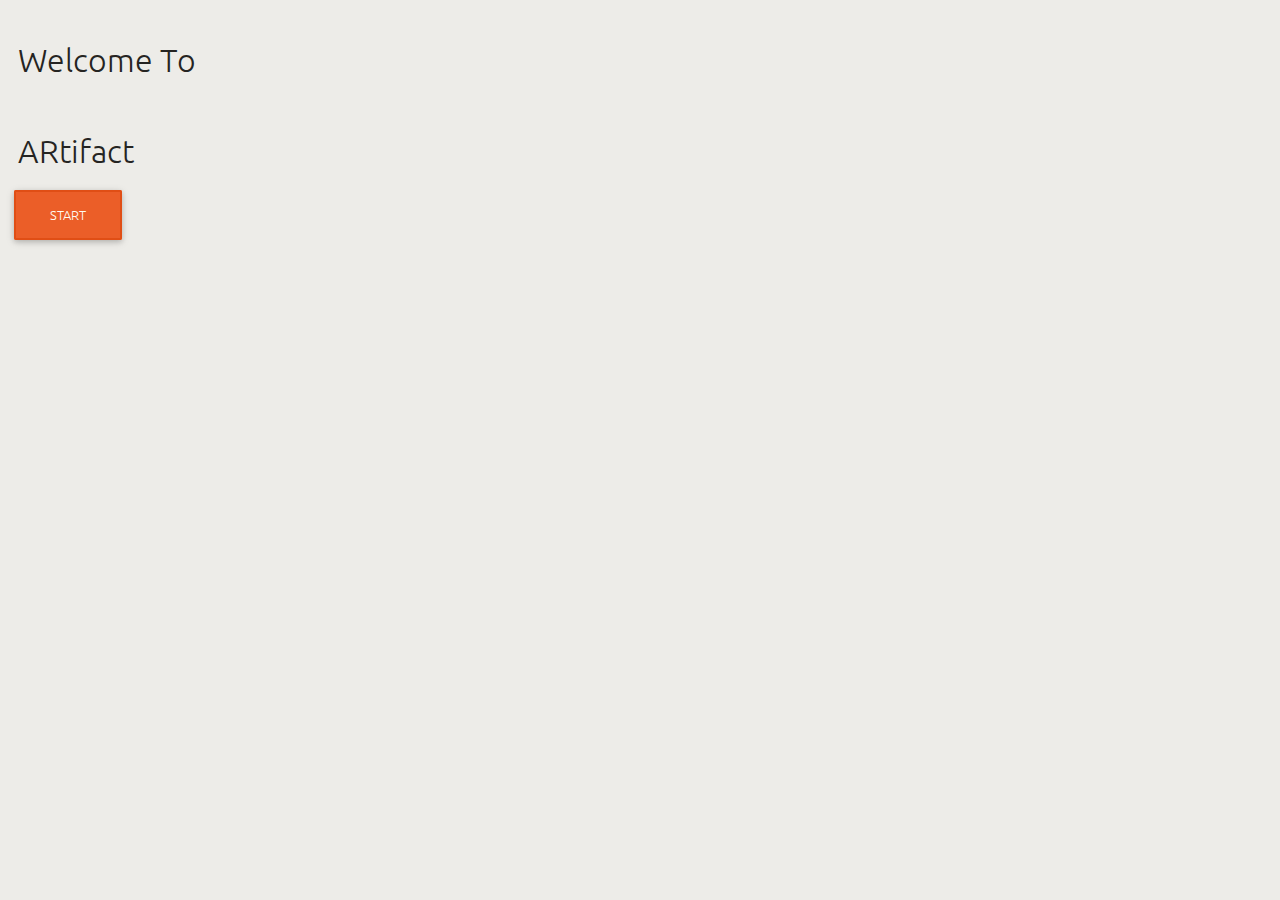
<file: index.html>
<!DOCTYPE html>
<html lang="en" dir="ltr">
<!-- MDB css file for animation -->
<link rel="stylesheet" href="css/mdb.min.css"/>
<!-- Bootstrap css file -->
<link rel="stylesheet" href="https://stackpath.bootstrapcdn.com/bootstrap/4.5.0/css/bootstrap.min.css" integrity="sha384-9aIt2nRpC12Uk9gS9baDl411NQApFmC26EwAOH8WgZl5MYYxFfc+NcPb1dKGj7Sk" crossorigin="anonymous">
<!-- Google fonts file for Ubuntu font -->
<link href='https://fonts.googleapis.com/css?family=Ubuntu' rel='stylesheet'>
<link rel="stylesheet" href="css/stylesheet.css"/>
<head>
  <meta charset="utf-8">
  <meta name="viewport" content="width=device-width, initial-scale=1, shrink-to-fit=no">
  <title>ARtifact</title>
</head>
<body>

  <div class="app-content">
  <!-- Welcome message -->
    <div class="container-fluid animated fadeIn delay-1s">
      <div class="row">
        <div class="mx-auto animated fadeOut delay-2s">
          <h1 class="index">Welcome To</h1>
        </div>
      </div>
    </div>

<!-- Title/Project Name  -->
    <div class="container-fluid animated fadeIn delay-4s">
      <div class="row">
        <div class="mx-auto text">
          <h1 class="index">ARtifact</h1>
        </div>
      </div>
    </div>
  </div>

<!-- Start Button -->
<div id="button-main" class="container-fluid animated fadeInUp delay-5s">
  <div class="row">
    <div class="mx-auto">
      <a type="button" class="btn btn-dark" onclick="bys(); $('.text').addClass('animated fadeOutLeft'); $('.btn').addClass('animated fadeOutDown')" >Start</a>
    </div>
  </div>
</div>
<!-- Adds delay to page change -->
<script src="js/button-delay.js"></script>
<!-- Bootstrap JS Files -->
<script src="https://ajax.googleapis.com/ajax/libs/jquery/3.5.1/jquery.min.js"></script>
<script src="https://cdnjs.cloudflare.com/ajax/libs/popper.js/1.16.0/umd/popper.min.js"></script>
<script src="https://maxcdn.bootstrapcdn.com/bootstrap/4.5.0/js/bootstrap.min.js"></script>
</body>
</html>
</file>
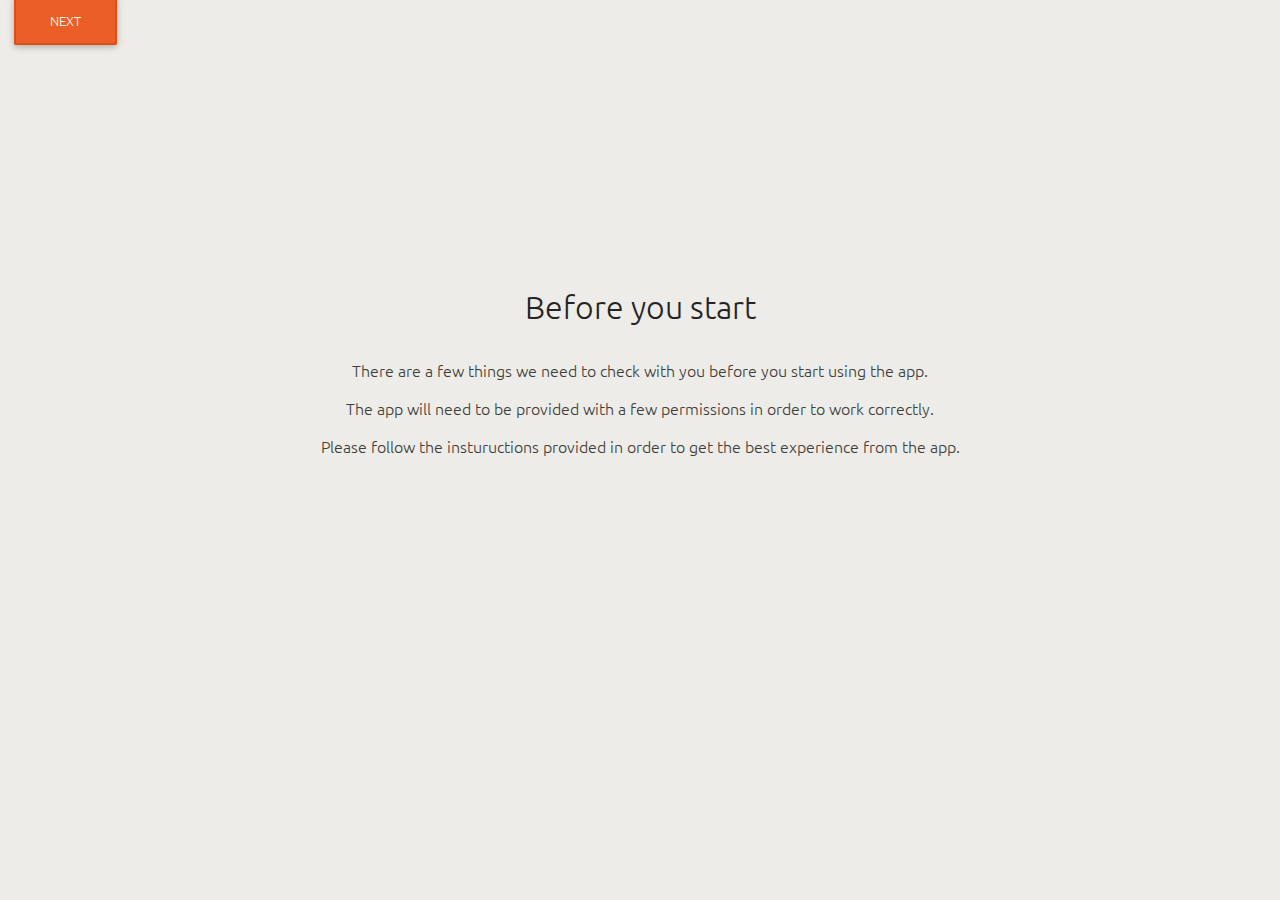
<file: beforeYouStart.html>
<!DOCTYPE html>
<html lang="en" dir="ltr">
<!-- MDB css file for animation -->
<link rel="stylesheet" href="css/mdb.min.css"/>
<!-- Bootstrap css file -->
<link rel="stylesheet" href="https://stackpath.bootstrapcdn.com/bootstrap/4.5.0/css/bootstrap.min.css" integrity="sha384-9aIt2nRpC12Uk9gS9baDl411NQApFmC26EwAOH8WgZl5MYYxFfc+NcPb1dKGj7Sk" crossorigin="anonymous">
<!-- Google fonts file for Ubuntu font -->
<link href='https://fonts.googleapis.com/css?family=Ubuntu' rel='stylesheet'>
<link rel="stylesheet" href="css/stylesheet.css"/>
  <head>
    <meta charset="utf-8">
    <meta name="viewport" content="width=device-width, initial-scale=1, shrink-to-fit=no">
    <title>ARtifact - Before you start</title>
  </head>
  <body>

    <div class="appinfo-content">
      <div class="container-fluid">
        <div class="row">
          <div class="col-md-8 offset-md-2 text">
            <h1 class="animated fadeInRight">Before you start</h1>
            <div class="animated fadeInRight delay-1s">
              <p>There are a few things we need to check with you before you start using the app.</p>
              <p>The app will need to be provided with a few permissions in order to work correctly.</p>
              <p>Please follow the instuructions provided in order to get the best experience from the app.</p>
            </div>
          </div>
        </div>
      </div>
    </div>

    <!-- Next button -->
    <div id="button-main" class="container-fluid animated fadeInUp delay-3s">
      <div class="row">
        <div class="mx-auto">
          <a type="button" class="btn btn-dark" onclick="jsCheck(); $('.text').addClass('animated fadeOutLeft'); $('.btn').addClass('animated fadeOutDown')" >Next</a>
        </div>
      </div>
    </div>

    <!-- Adds delay to page change -->
    <script src="js/button-delay.js"></script>
    <!-- Bootstrap JS Files -->
    <script src="https://ajax.googleapis.com/ajax/libs/jquery/3.5.1/jquery.min.js"></script>
    <script src="https://cdnjs.cloudflare.com/ajax/libs/popper.js/1.16.0/umd/popper.min.js"></script>
    <script src="https://maxcdn.bootstrapcdn.com/bootstrap/4.5.0/js/bootstrap.min.js"></script>
  </body>
</html>
</file>
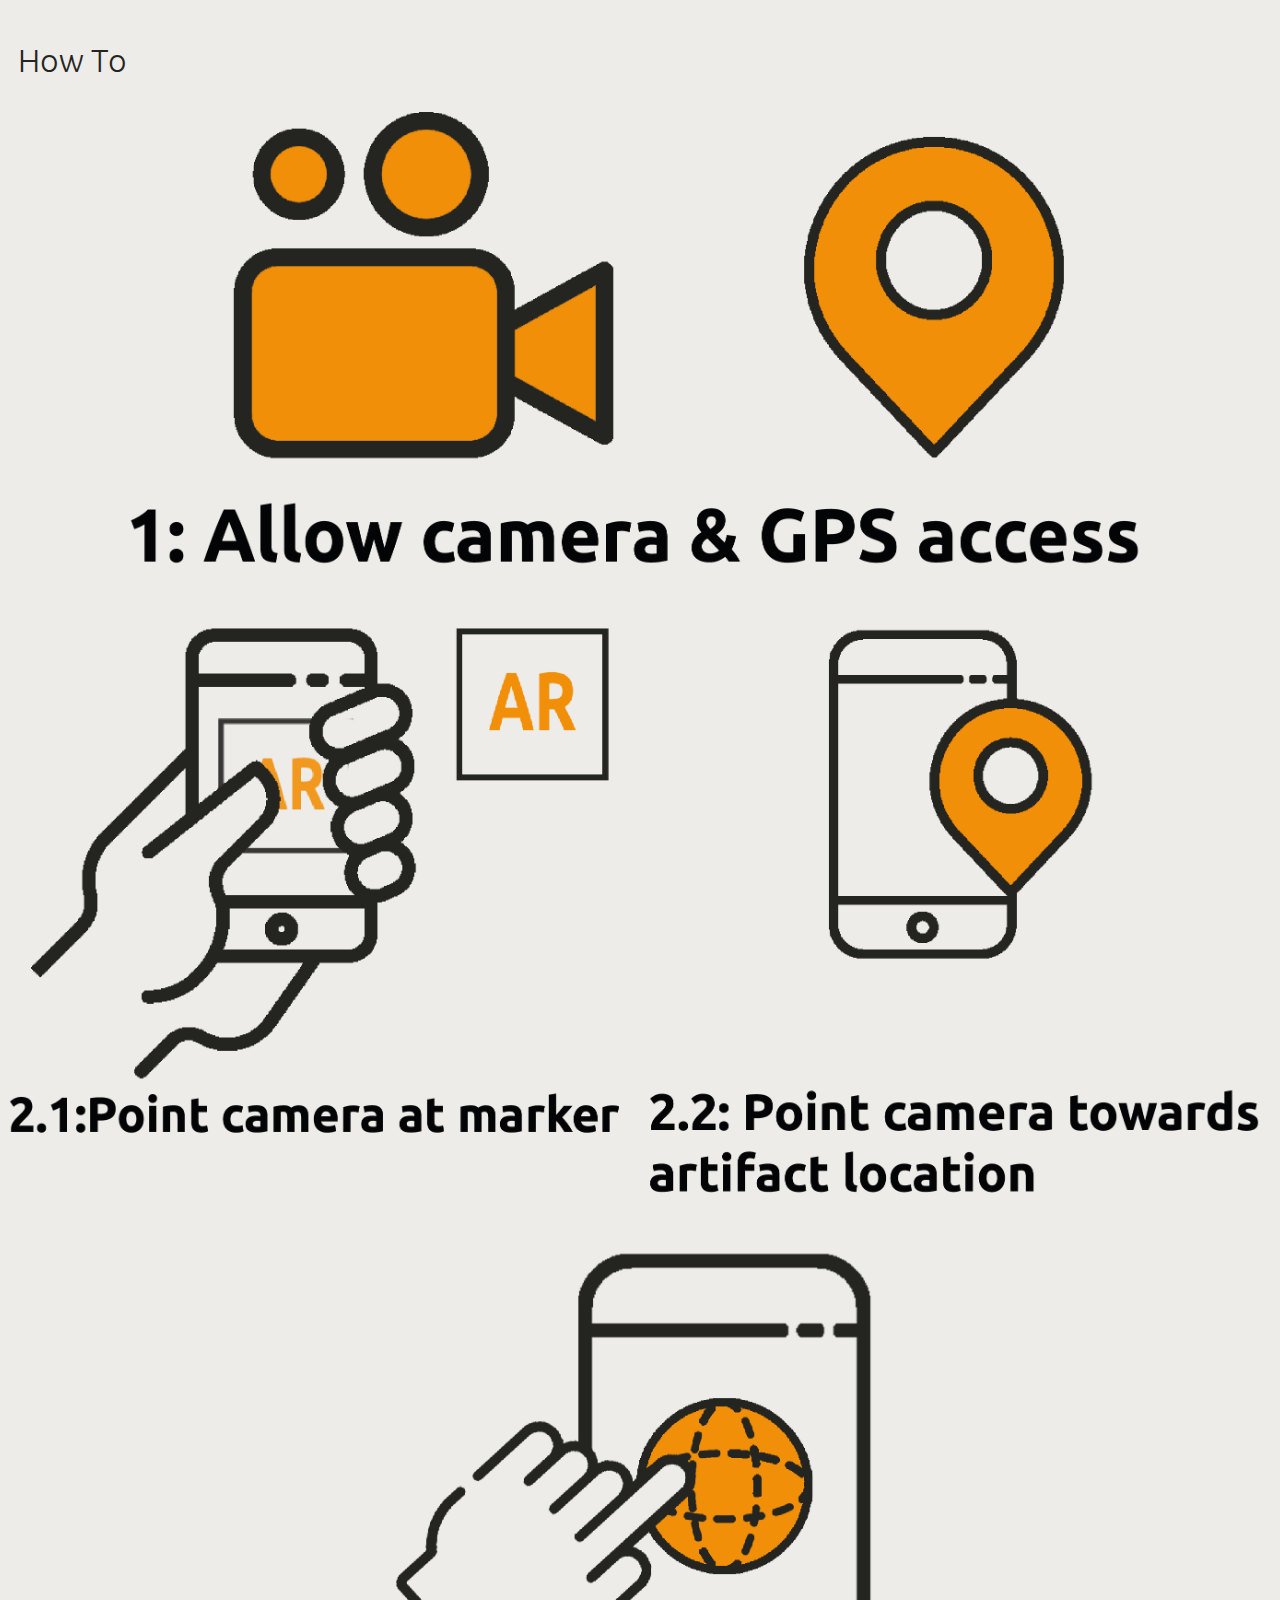
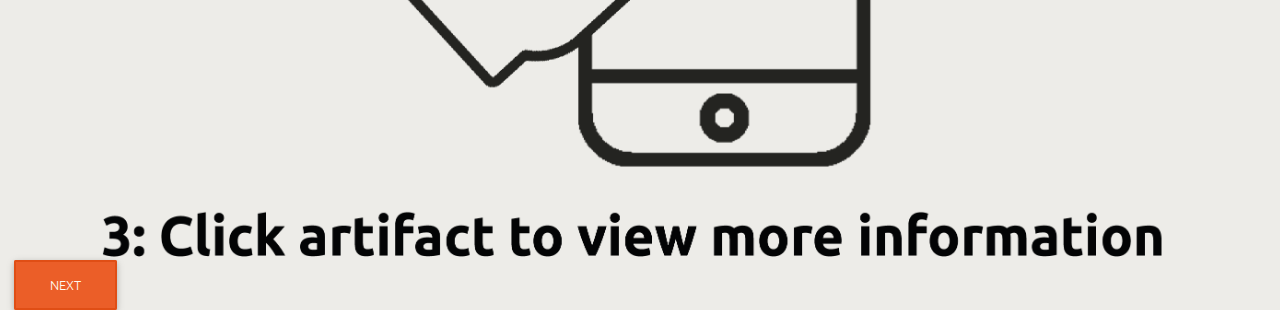
<file: howTo.html>
<!DOCTYPE html>
<html lang="en" dir="ltr">
<!-- MDB css file for animation -->
<link rel="stylesheet" href="css/mdb.min.css"/>
<!-- Bootstrap css file -->
<link rel="stylesheet" href="https://stackpath.bootstrapcdn.com/bootstrap/4.5.0/css/bootstrap.min.css" integrity="sha384-9aIt2nRpC12Uk9gS9baDl411NQApFmC26EwAOH8WgZl5MYYxFfc+NcPb1dKGj7Sk" crossorigin="anonymous">
<!-- Google fonts file for Ubuntu font -->
<link href='https://fonts.googleapis.com/css?family=Ubuntu' rel='stylesheet'>
<link rel="stylesheet" href="css/stylesheet.css"/>
  <head>
    <meta charset="utf-8">
    <meta name="viewport" content="width=device-width, initial-scale=1, shrink-to-fit=no">
    <title>ARtifact - How To</title>
  </head>
  <body>

      <div class="container-fluid">
        <div class="row justify-content-center ani">
          <h1 class="animated fadeInRight">How To</h1>
        </div>
      </div>

      <!-- HowTo img -->
      <div class="container-fluid animated fadeInRight delay-1s">
        <div class="row justify-content-center ani">
          <div class="col-12 col-md-10 col-lg-6 col-xl-4">
            <img src="assets/HowTo.png" alt="App Instructions">
          </div>
        </div>
      </div>

      <!-- Next button -->
      <div id="button-main" class="container-fluid animated fadeInUp delay-3s">
        <div class="row">
          <div class="mx-auto">
            <a type="button" class="btn btn-dark" onclick="modeSelect(); $('.ani').addClass('animated fadeOutLeft'); $('.btn').addClass('animated fadeOutDown')" >Next</a>
          </div>
        </div>
      </div>


    <!-- Adds delay to page change -->
    <script src="js/button-delay.js"></script>
    <!-- Bootstrap JS Files -->
    <script src="https://ajax.googleapis.com/ajax/libs/jquery/3.5.1/jquery.min.js"></script>
    <script src="https://cdnjs.cloudflare.com/ajax/libs/popper.js/1.16.0/umd/popper.min.js"></script>
    <script src="https://maxcdn.bootstrapcdn.com/bootstrap/4.5.0/js/bootstrap.min.js"></script>
  </body>
</html>
</file>
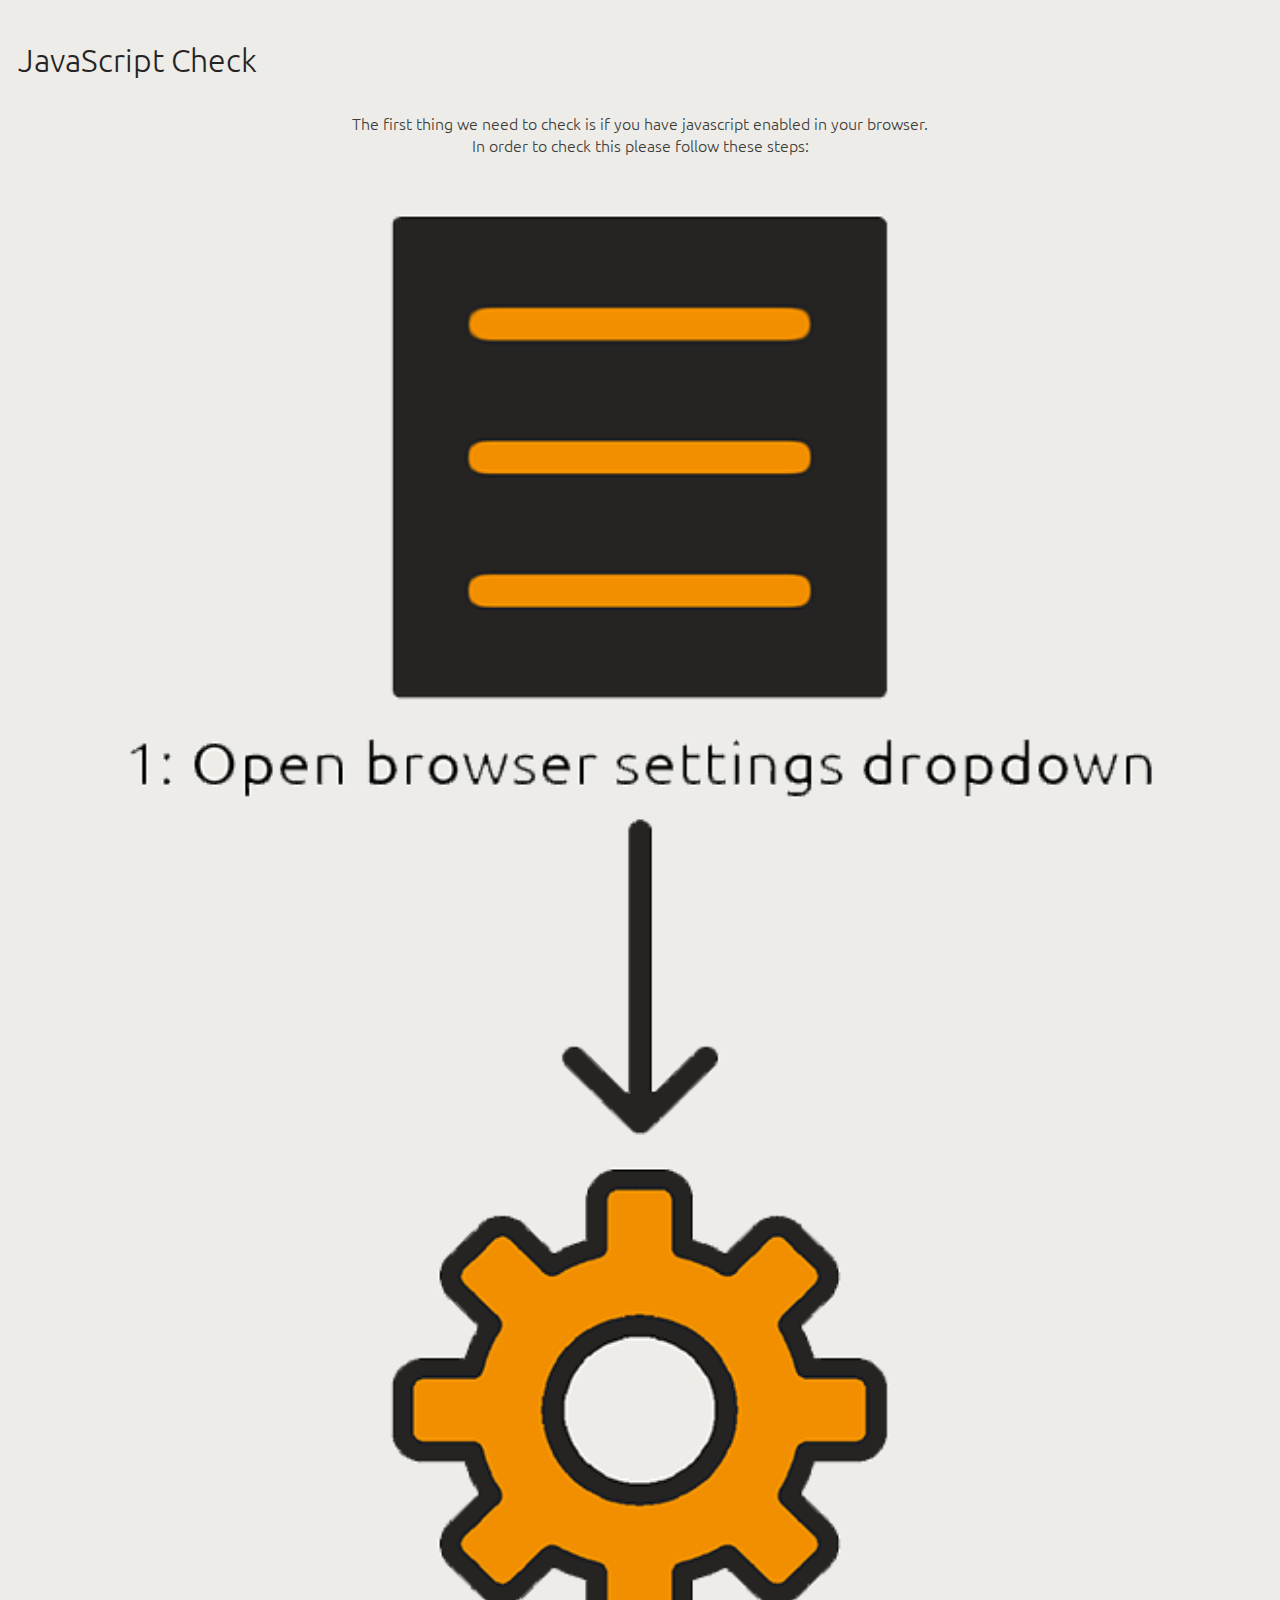
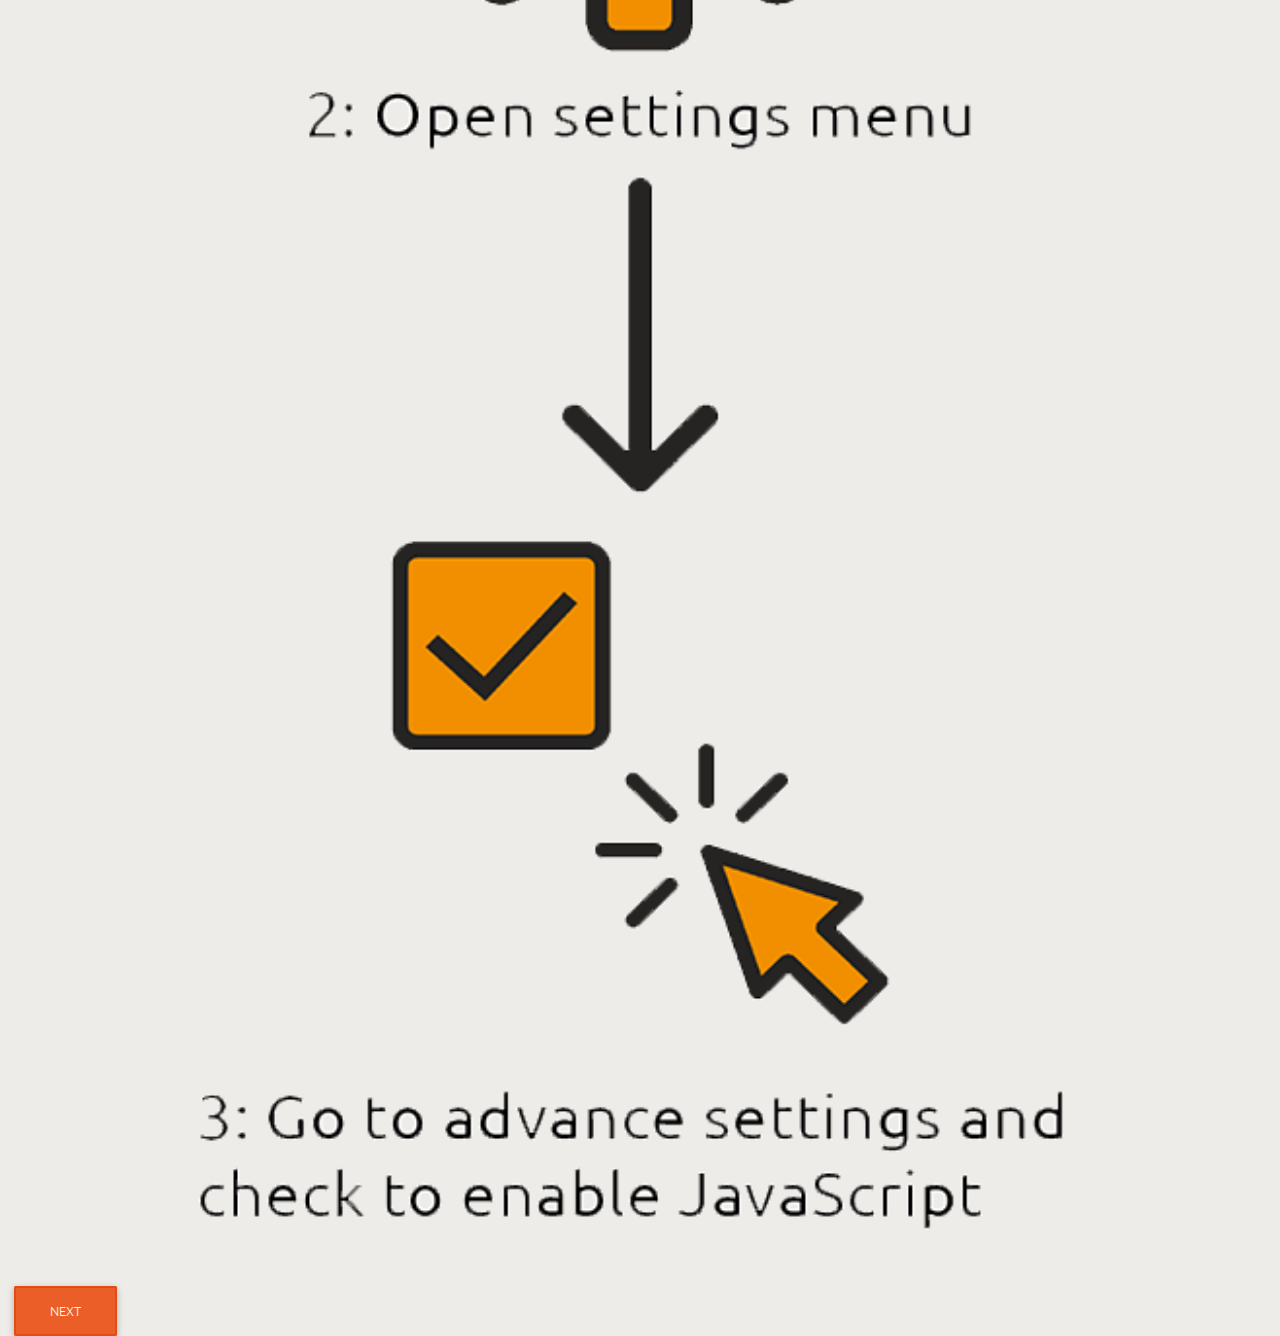
<file: jsCheck.html>
<!DOCTYPE html>
<html lang="en" dir="ltr">
<!-- MDB css file for animation -->
<link rel="stylesheet" href="css/mdb.min.css"/>
<!-- Bootstrap css file -->
<link rel="stylesheet" href="https://stackpath.bootstrapcdn.com/bootstrap/4.5.0/css/bootstrap.min.css" integrity="sha384-9aIt2nRpC12Uk9gS9baDl411NQApFmC26EwAOH8WgZl5MYYxFfc+NcPb1dKGj7Sk" crossorigin="anonymous">
<!-- Google fonts file for Ubuntu font -->
<link href='https://fonts.googleapis.com/css?family=Ubuntu' rel='stylesheet'>
<link rel="stylesheet" href="css/stylesheet.css"/>
  <head>
    <meta charset="utf-8">
    <meta name="viewport" content="width=device-width, initial-scale=1, shrink-to-fit=no">
    <title>ARtifact - JS Check</title>
  </head>
  <body>

    <div class="container-fluid">
      <div class="row justify-content-center ani">
        <h1 class="animated fadeInRight">JavaScript Check</h1>
      </div>
      <div class="row justify-content-center ani">
        <p class="animated fadeInRight delay-1s">The first thing we need to check is if you have javascript enabled in your browser.<br>
        In order to check this please follow these steps:
        </p>
      </div>
    </div>

    <!-- JS Check img -->
    <div class="container-fluid animated fadeInRight delay-3s">
      <div class="row justify-content-center ani">
        <div class="col-8 col-md-7 col-lg-6 col-xl-3">
          <img src="assets/JavaScriptCheck.png" alt="JavaScript Check Instructions" />
        </div>
      </div>
    </div>

    <!-- Next button -->
    <div id="button-main" class="container-fluid animated fadeInUp delay-4s">
      <div class="row">
        <div class="mx-auto">
          <a type="button" class="btn btn-dark" onclick="howTo(); $('.ani').addClass('animated fadeOutLeft'); $('.btn').addClass('animated fadeOutDown')" >Next</a>
        </div>
      </div>
    </div>

    <!-- Adds delay to page change -->
    <script src="js/button-delay.js"></script>
    <!-- Bootstrap JS Files -->
    <script src="https://ajax.googleapis.com/ajax/libs/jquery/3.5.1/jquery.min.js"></script>
    <script src="https://cdnjs.cloudflare.com/ajax/libs/popper.js/1.16.0/umd/popper.min.js"></script>
    <script src="https://maxcdn.bootstrapcdn.com/bootstrap/4.5.0/js/bootstrap.min.js"></script>
  </body>
</html>
</file>
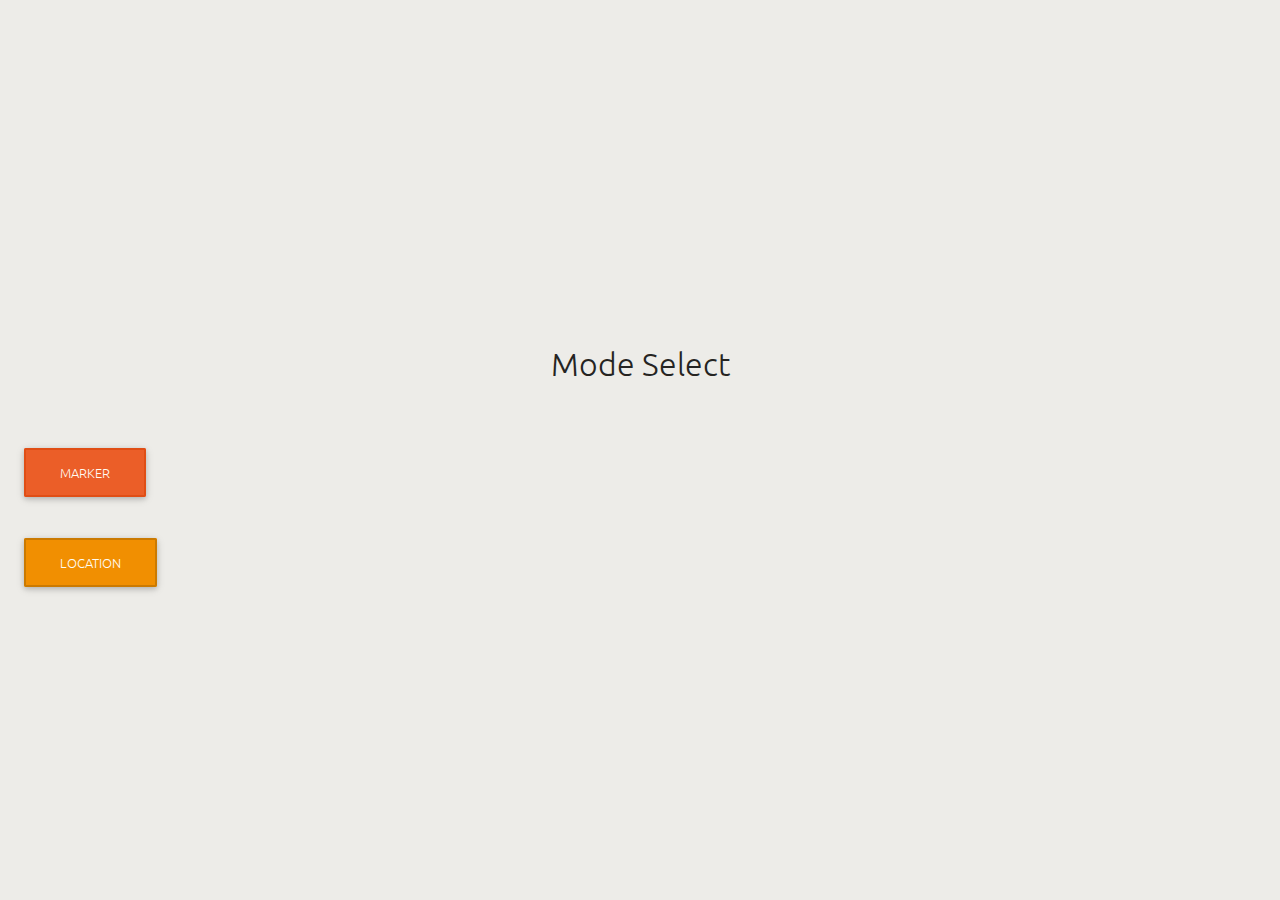
<file: modeSelect.html>
<!DOCTYPE html>
<html lang="en" dir="ltr">
<!-- MDB css file for animation -->
<link rel="stylesheet" href="css/mdb.min.css"/>
<!-- Bootstrap css file -->
<link rel="stylesheet" href="https://stackpath.bootstrapcdn.com/bootstrap/4.5.0/css/bootstrap.min.css" integrity="sha384-9aIt2nRpC12Uk9gS9baDl411NQApFmC26EwAOH8WgZl5MYYxFfc+NcPb1dKGj7Sk" crossorigin="anonymous">
<!-- Google fonts file for Ubuntu font -->
<link href='https://fonts.googleapis.com/css?family=Ubuntu' rel='stylesheet'>
<link rel="stylesheet" href="css/stylesheet.css"/>
  <head>
    <meta charset="utf-8">
    <meta name="viewport" content="width=device-width, initial-scale=1, shrink-to-fit=no">
    <title>ARtifact - Mode Select</title>
  </head>
  <body>

    <div class="appinfo-content">
      <div class="container-fluid">
        <div class="row">
          <div class="col-md-8 offset-md-2 text">
            <h1 class="animated fadeInRight">Mode Select</h1>
          </div>
        </div>
      </div>
    </div>

    <!-- Marker mode button -->
    <div id="button-marker" class="container-fluid animated fadeInRight delay-2s">
      <div class="row">
        <div class="mx-auto">
          <a type="button" class="btn btn-primary" onclick="arMarker(); $('.text').addClass('animated fadeOut'); $('.btn-outline-primary').addClass('animated fadeOutLeft'); $('.btn-outline-secondary').addClass('animated fadeOutRight');" >Marker</a>
        </div>
      </div>
    </div>

    <!-- Location mode button -->
    <div id="button-loc" class="container-fluid animated fadeInLeft delay-3s">
      <div class="row">
        <div class="mx-auto">
          <a type="button" class="btn btn-secondary" onclick="arLocation(); $('.text').addClass('animated fadeOut'); $('.btn-outline-secondary').addClass('animated fadeOutRight'); $('.btn-outline-primary').addClass('animated fadeOutLeft');" >Location</a>
        </div>
      </div>
    </div>


    <!-- Adds delay to page change -->
    <script src="js/button-delay.js"></script>
    <!-- Bootstrap JS Files -->
    <script src="https://ajax.googleapis.com/ajax/libs/jquery/3.5.1/jquery.min.js"></script>
    <script src="https://cdnjs.cloudflare.com/ajax/libs/popper.js/1.16.0/umd/popper.min.js"></script>
    <script src="https://maxcdn.bootstrapcdn.com/bootstrap/4.5.0/js/bootstrap.min.js"></script>
  </body>
  </html>
</file>
<file: css/stylesheet.css>
body
{
  overflow: hidden;
  background-color: #EDECE8;
  font-family: 'Ubuntu';
}

h1
{
  color: #252422;
  padding: 20px 10px 10px 10px;
}

p
{
  color:#403d39;
  text-align: center;
}

}
#title.container-fluid
{
  position: absolute;
  top:50%;
  left:50%;
  transform: translate(-50%, -50%);
}

.appinfo-content .container-fluid
{
  position: absolute;
  top:40%;
  left:50%;
  transform: translate(-50%, -50%);
  text-align: center;
}

#button-start.container-fluid
{
  position: absolute;
  bottom: 30px;
}

.btn
{
  width: 150px;
}

.btn-dark
{
  color: #FFFCF2 !important;
  background-color: #eb5e28 !important;
  border: 2px solid #E04E15 !important;
}

.btn-primary
{
  color: #FFFCF2 !important;
  background-color: #eb5e28 !important;
  border: 2px solid #E04E15 !important;
}

.btn-secondary
{
  color: #FFFCF2 !important;
  background-color: #F18F01 !important;
  border: 2px solid #CB7A01 !important;
}

#button-marker.container-fluid
{
  position: absolute;
  padding: 10px;
  top: 50%;
}

#button-loc.container-fluid
{
  position: absolute;
  padding: 10px;
  top: 60%;
}

img
{
  width: 100%;
  height: auto;
}
</file>
